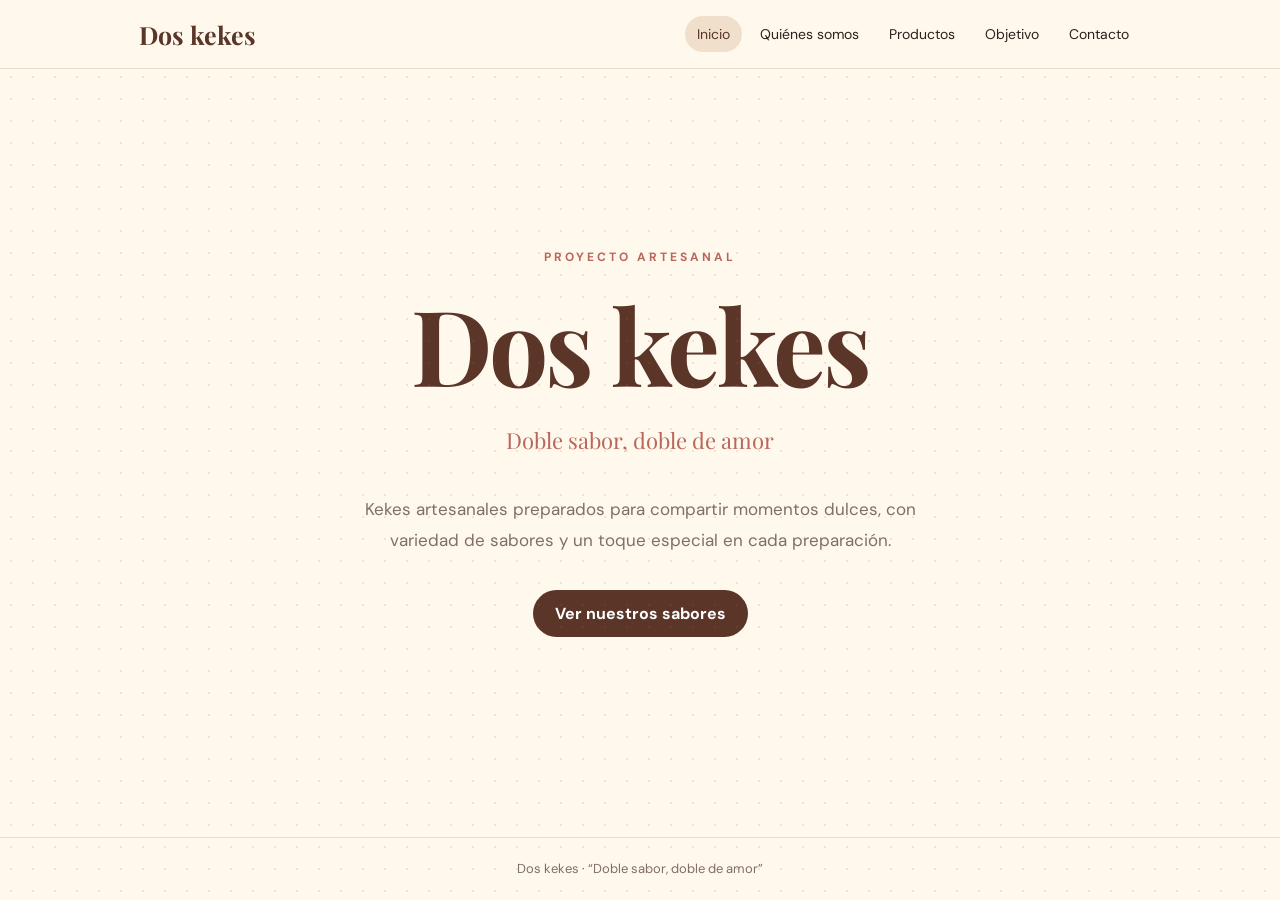
<file: index.html>
<!doctype html>
<html lang="es">
<head><meta charset="utf-8"><meta name="viewport" content="width=device-width,initial-scale=1">
<title>Inicio | Dos kekes</title><link rel="stylesheet" href="style.css"></head>
<body>
<header><nav><a class="logo" href="index.html">Dos kekes</a><div class="links">
<a href="index.html">Inicio</a><a href="quienes-somos.html">Quiénes somos</a><a href="productos.html">Productos</a><a href="objetivo.html">Objetivo</a><a href="contacto.html">Contacto</a>
</div></nav></header>
<main>
<section class="hero">
  <div class="badge">PROYECTO ARTESANAL</div>
  <h1>Dos kekes</h1>
  <p class="tagline">Doble sabor, doble de amor</p>
  <p class="intro">Kekes artesanales preparados para compartir momentos dulces, con variedad de sabores y un toque especial en cada preparación.</p>
  <a class="btn" href="productos.html">Ver nuestros sabores</a>
</section>
</main>
<footer>Dos kekes · “Doble sabor, doble de amor”</footer>
<script src="script.js"></script>
</body></html>
</file>
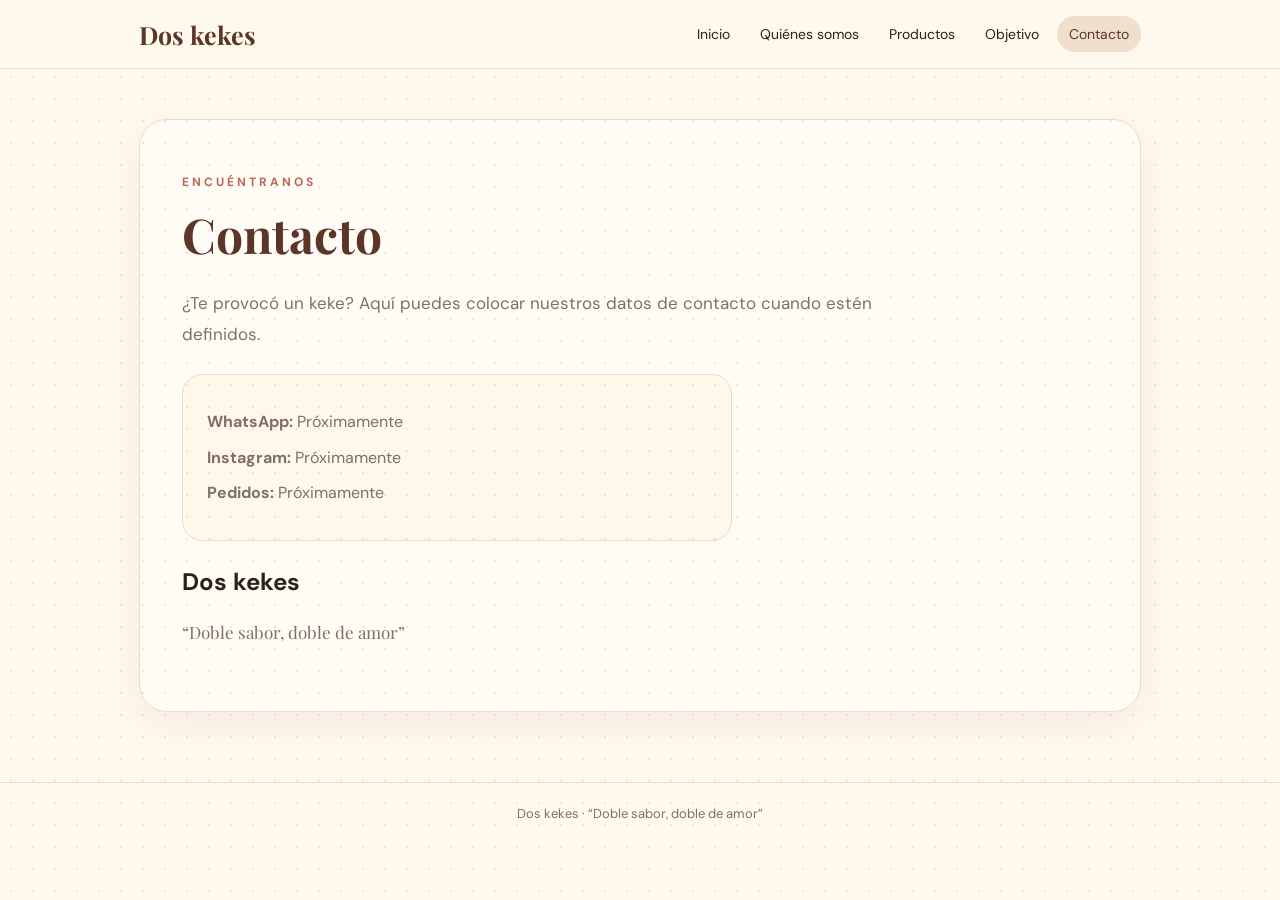
<file: contacto.html>
<!doctype html>
<html lang="es">
<head><meta charset="utf-8"><meta name="viewport" content="width=device-width,initial-scale=1">
<title>Contacto | Dos kekes</title><link rel="stylesheet" href="style.css"></head>
<body>
<header><nav><a class="logo" href="index.html">Dos kekes</a><div class="links">
<a href="index.html">Inicio</a><a href="quienes-somos.html">Quiénes somos</a><a href="productos.html">Productos</a><a href="objetivo.html">Objetivo</a><a href="contacto.html">Contacto</a>
</div></nav></header>
<main>
<section class="content contact">
  <p class="eyebrow">ENCUÉNTRANOS</p>
  <h1>Contacto</h1>
  <p>¿Te provocó un keke? Aquí puedes colocar nuestros datos de contacto cuando estén definidos.</p>
  <div class="contact-card">
    <p><strong>WhatsApp:</strong> Próximamente</p>
    <p><strong>Instagram:</strong> Próximamente</p>
    <p><strong>Pedidos:</strong> Próximamente</p>
  </div>
  <h2>Dos kekes</h2>
  <p class="tagline">“Doble sabor, doble de amor”</p>
</section>
</main>
<footer>Dos kekes · “Doble sabor, doble de amor”</footer>
<script src="script.js"></script>
</body></html>
</file>
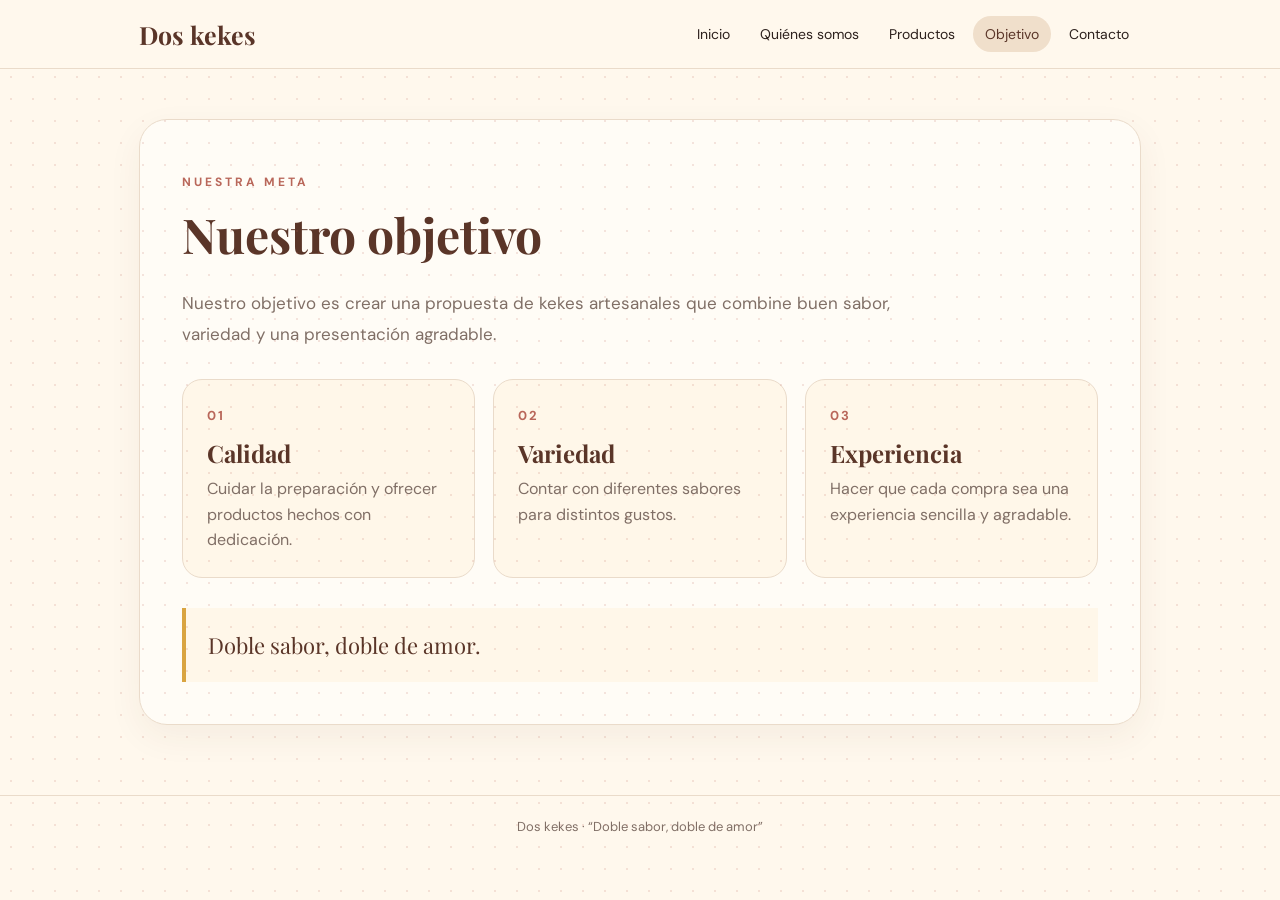
<file: objetivo.html>
<!doctype html>
<html lang="es">
<head><meta charset="utf-8"><meta name="viewport" content="width=device-width,initial-scale=1">
<title>Nuestro objetivo | Dos kekes</title><link rel="stylesheet" href="style.css"></head>
<body>
<header><nav><a class="logo" href="index.html">Dos kekes</a><div class="links">
<a href="index.html">Inicio</a><a href="quienes-somos.html">Quiénes somos</a><a href="productos.html">Productos</a><a href="objetivo.html">Objetivo</a><a href="contacto.html">Contacto</a>
</div></nav></header>
<main>
<section class="content">
  <p class="eyebrow">NUESTRA META</p>
  <h1>Nuestro objetivo</h1>
  <p>Nuestro objetivo es crear una propuesta de kekes artesanales que combine buen sabor, variedad y una presentación agradable.</p>
  <div class="goals">
    <div><strong>01</strong><h2>Calidad</h2><p>Cuidar la preparación y ofrecer productos hechos con dedicación.</p></div>
    <div><strong>02</strong><h2>Variedad</h2><p>Contar con diferentes sabores para distintos gustos.</p></div>
    <div><strong>03</strong><h2>Experiencia</h2><p>Hacer que cada compra sea una experiencia sencilla y agradable.</p></div>
  </div>
  <div class="quote">Doble sabor, doble de amor.</div>
</section>
</main>
<footer>Dos kekes · “Doble sabor, doble de amor”</footer>
<script src="script.js"></script>
</body></html>
</file>
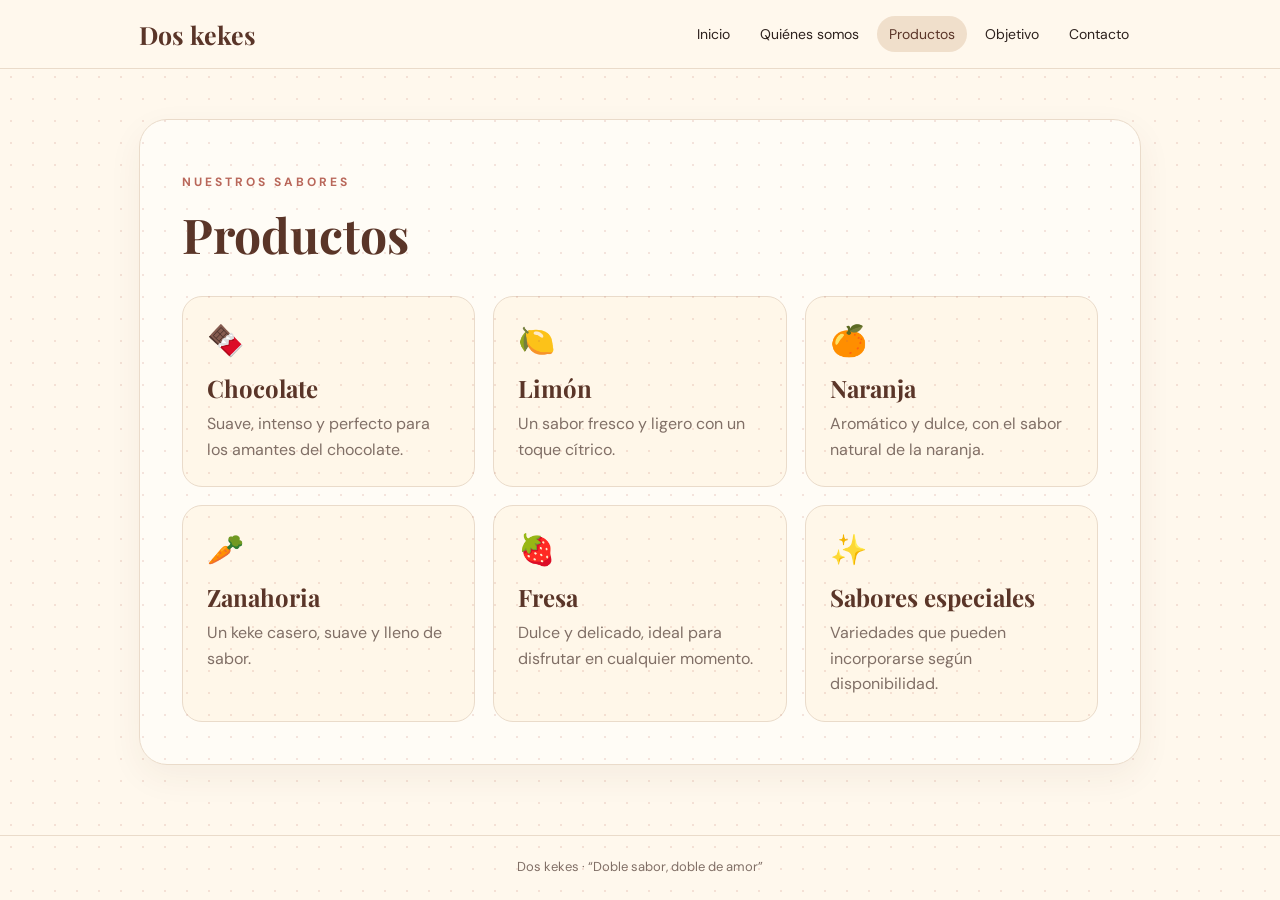
<file: productos.html>
<!doctype html>
<html lang="es">
<head><meta charset="utf-8"><meta name="viewport" content="width=device-width,initial-scale=1">
<title>Productos | Dos kekes</title><link rel="stylesheet" href="style.css"></head>
<body>
<header><nav><a class="logo" href="index.html">Dos kekes</a><div class="links">
<a href="index.html">Inicio</a><a href="quienes-somos.html">Quiénes somos</a><a href="productos.html">Productos</a><a href="objetivo.html">Objetivo</a><a href="contacto.html">Contacto</a>
</div></nav></header>
<main>
<section class="content">
  <p class="eyebrow">NUESTROS SABORES</p>
  <h1>Productos</h1>
  <div class="products">
    <article><span>🍫</span><h2>Chocolate</h2><p>Suave, intenso y perfecto para los amantes del chocolate.</p></article>
    <article><span>🍋</span><h2>Limón</h2><p>Un sabor fresco y ligero con un toque cítrico.</p></article>
    <article><span>🍊</span><h2>Naranja</h2><p>Aromático y dulce, con el sabor natural de la naranja.</p></article>
    <article><span>🥕</span><h2>Zanahoria</h2><p>Un keke casero, suave y lleno de sabor.</p></article>
    <article><span>🍓</span><h2>Fresa</h2><p>Dulce y delicado, ideal para disfrutar en cualquier momento.</p></article>
    <article><span>✨</span><h2>Sabores especiales</h2><p>Variedades que pueden incorporarse según disponibilidad.</p></article>
  </div>
</section>
</main>
<footer>Dos kekes · “Doble sabor, doble de amor”</footer>
<script src="script.js"></script>
</body></html>
</file>
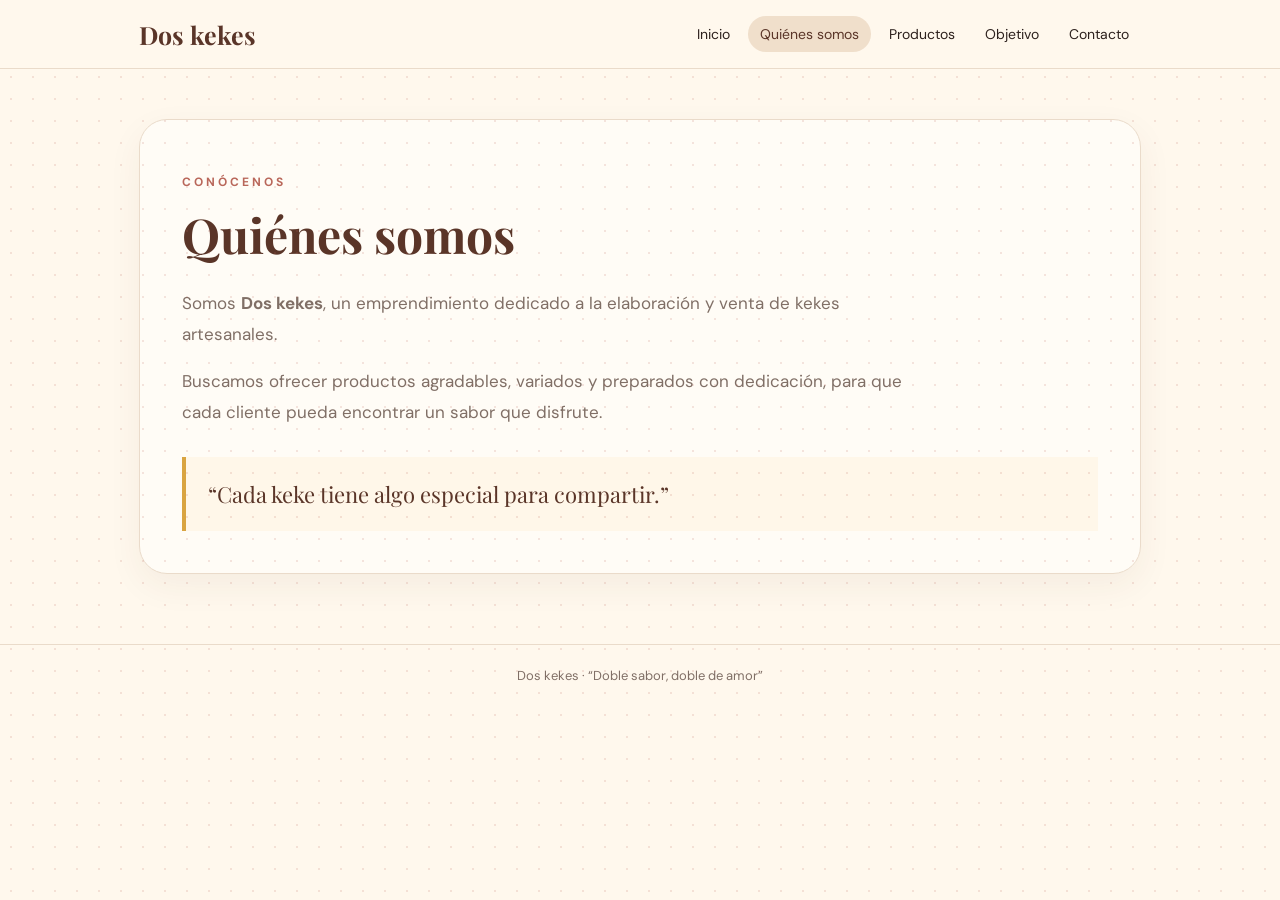
<file: quienes-somos.html>
<!doctype html>
<html lang="es">
<head><meta charset="utf-8"><meta name="viewport" content="width=device-width,initial-scale=1">
<title>Quiénes somos | Dos kekes</title><link rel="stylesheet" href="style.css"></head>
<body>
<header><nav><a class="logo" href="index.html">Dos kekes</a><div class="links">
<a href="index.html">Inicio</a><a href="quienes-somos.html">Quiénes somos</a><a href="productos.html">Productos</a><a href="objetivo.html">Objetivo</a><a href="contacto.html">Contacto</a>
</div></nav></header>
<main>
<section class="content">
  <p class="eyebrow">CONÓCENOS</p>
  <h1>Quiénes somos</h1>
  <p>Somos <strong>Dos kekes</strong>, un emprendimiento dedicado a la elaboración y venta de kekes artesanales.</p>
  <p>Buscamos ofrecer productos agradables, variados y preparados con dedicación, para que cada cliente pueda encontrar un sabor que disfrute.</p>
  <div class="quote">“Cada keke tiene algo especial para compartir.”</div>
</section>
</main>
<footer>Dos kekes · “Doble sabor, doble de amor”</footer>
<script src="script.js"></script>
</body></html>
</file>
<file: style.css>
@import url('https://fonts.googleapis.com/css2?family=DM+Sans:wght@400;500;700&family=Playfair+Display:wght@600;700&display=swap');
:root{--cream:#fff8ed;--paper:#fffdf9;--brown:#5a3528;--rose:#b9675a;--gold:#d9a441;--ink:#2d211d;--muted:#806f66}
*{box-sizing:border-box} body{margin:0;background:var(--cream);color:var(--ink);font-family:'DM Sans',sans-serif}
body:before{content:"";position:fixed;inset:0;pointer-events:none;opacity:.16;background-image:radial-gradient(#b9675a 1px,transparent 1px);background-size:22px 22px}
header{position:sticky;top:0;z-index:5;background:rgba(255,248,237,.94);backdrop-filter:blur(10px);border-bottom:1px solid #eadbca}
nav{max-width:1050px;margin:auto;display:flex;align-items:center;justify-content:space-between;padding:16px 24px}
.logo{font-family:'Playfair Display',serif;font-size:25px;font-weight:700;color:var(--brown);text-decoration:none}
.links{display:flex;gap:6px;flex-wrap:wrap}.links a{color:var(--ink);text-decoration:none;padding:9px 12px;border-radius:999px;font-size:14px}.links a:hover,.links a.active{background:#f0dfcb;color:var(--brown)}
main{max-width:1050px;margin:auto;padding:50px 24px 70px}.hero{min-height:72vh;display:flex;flex-direction:column;justify-content:center;align-items:center;text-align:center;max-width:800px;margin:auto}
.hero h1{font-family:'Playfair Display',serif;font-size:clamp(58px,10vw,105px);margin:8px 0;color:var(--brown);letter-spacing:-3px}
.badge,.eyebrow{color:var(--rose);font-size:12px;font-weight:700;letter-spacing:3px}.tagline{font-family:'Playfair Display',serif;color:var(--rose);font-size:22px;margin:4px 0 22px}.intro{max-width:610px;color:var(--muted);font-size:17px;line-height:1.8}
.btn{margin-top:18px;padding:13px 22px;background:var(--brown);color:white;text-decoration:none;border-radius:999px;font-weight:700}
.content{background:rgba(255,253,249,.86);border:1px solid #eadbca;border-radius:28px;padding:42px;box-shadow:0 12px 35px rgba(90,53,40,.06)}
.content h1{font-family:'Playfair Display',serif;color:var(--brown);font-size:48px;margin:8px 0 22px}.content>p:not(.eyebrow){max-width:750px;color:var(--muted);line-height:1.8;font-size:17px}
.quote{margin:30px 0 0;padding:22px;border-left:4px solid var(--gold);background:#fff7e9;color:var(--brown);font-family:'Playfair Display',serif;font-size:22px}
.products{display:grid;grid-template-columns:repeat(3,1fr);gap:18px;margin-top:30px}.products article,.goals>div,.contact-card{background:#fff7e9;border:1px solid #eadbca;border-radius:20px;padding:24px}.products span{font-size:30px}.products h2,.goals h2{font-family:'Playfair Display',serif;color:var(--brown);margin:12px 0 7px}.products p,.goals p,.contact-card p{color:var(--muted);line-height:1.6;margin:0}
.goals{display:grid;grid-template-columns:repeat(3,1fr);gap:18px;margin-top:30px}.goals strong{font-size:13px;color:var(--rose);letter-spacing:2px}.contact-card{max-width:550px;margin:25px 0}.contact-card p{margin:10px 0}
footer{text-align:center;padding:22px;color:var(--muted);font-size:13px;border-top:1px solid #eadbca}
@media(max-width:720px){nav{align-items:flex-start;gap:12px;flex-direction:column}.links{gap:2px}.links a{padding:7px 9px}.products,.goals{grid-template-columns:1fr}.content{padding:28px}.content h1{font-size:40px}.hero{min-height:65vh}}
</file>
